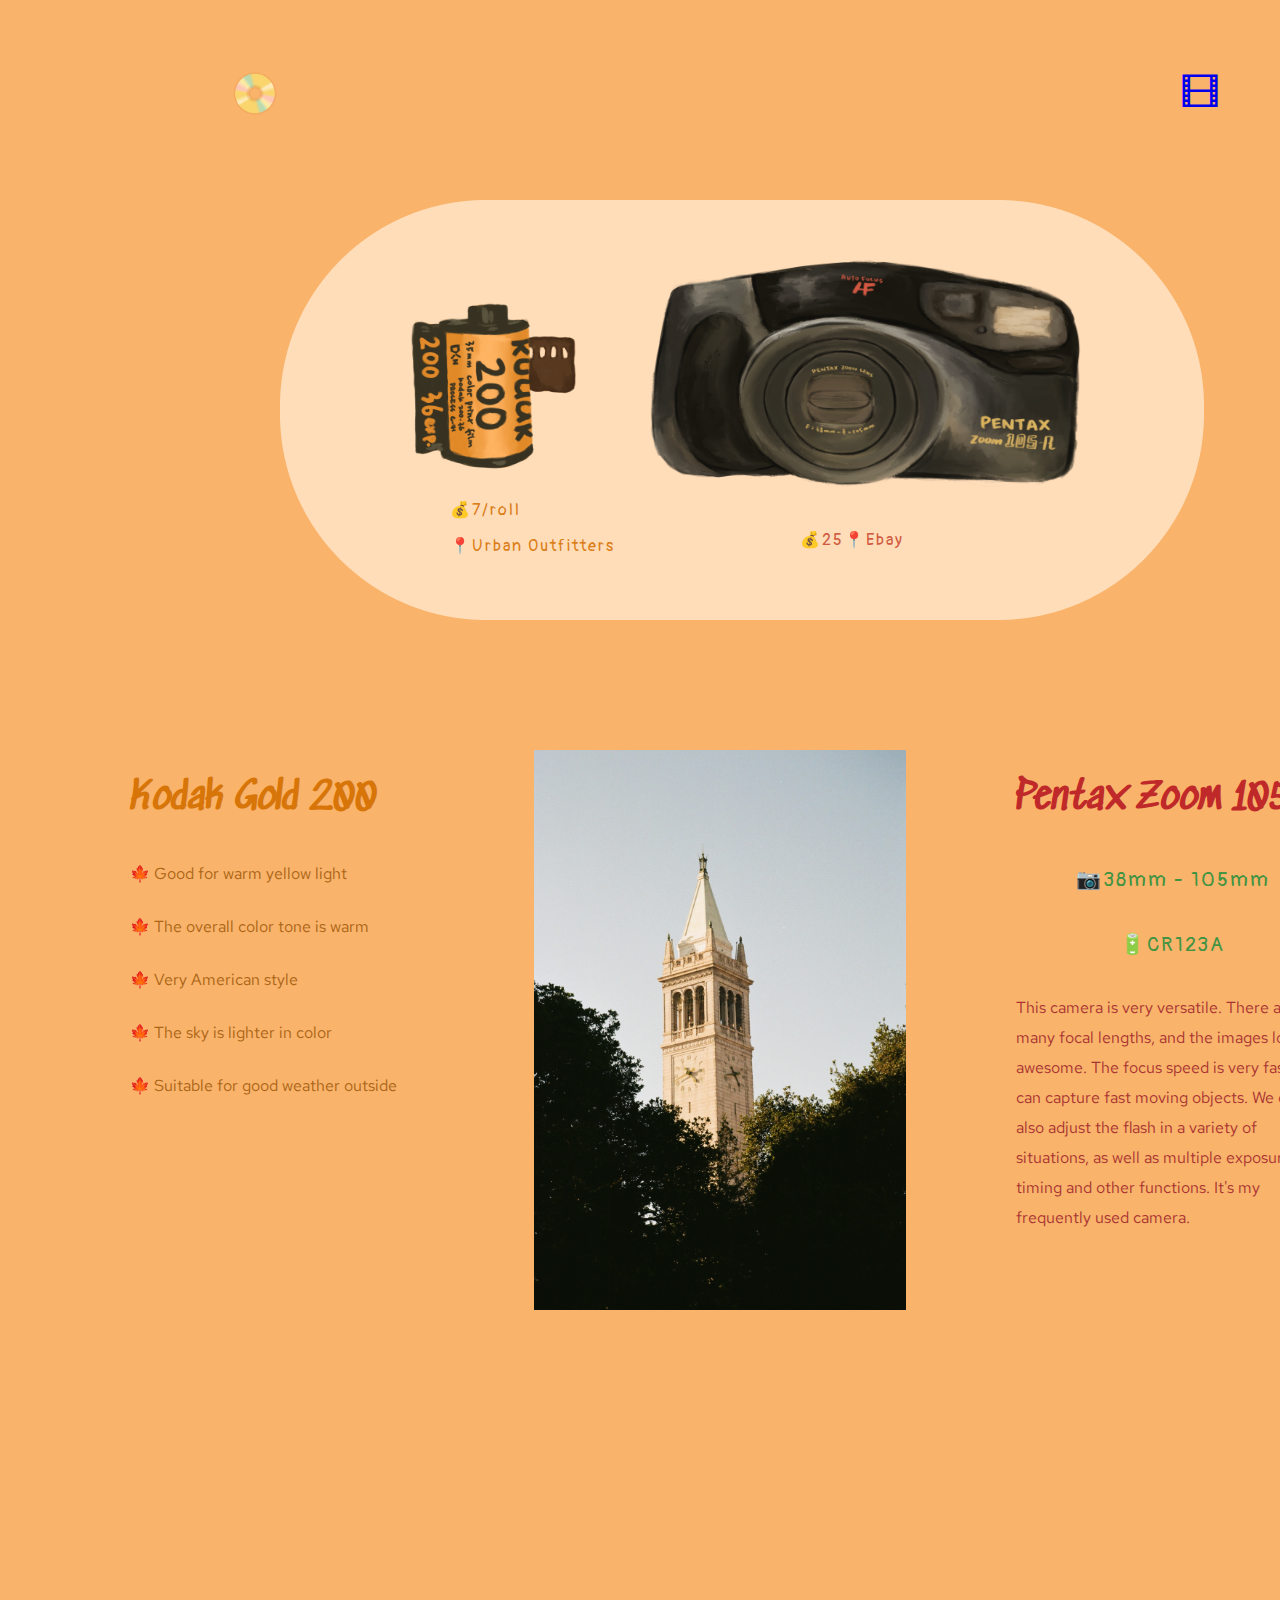
<file: p3.html>
<!DOCTYPE html>
<html lang="en">
<head>
    <meta charset="UTF-8">
    <meta name="viewport" content="width=device-width, initial-scale=1.0">
    <title>Gloria's Film Collection</title>
    <link rel="stylesheet" href="assets/styles/intro.css">
    <link href="https://fonts.googleapis.com/css2?family=Pangolin&display=swap" rel="stylesheet">
    <link href="https://fonts.googleapis.com/css2?family=Red+Hat+Text&display=swap" rel="stylesheet">
    <link href="https://fonts.googleapis.com/css2?family=Sedgwick+Ave&display=swap" rel="stylesheet">
</head>


<body bgcolor="#F9B36A">
    <div class="nav">
        <a class="CD_emo" href="index.html">📀</a>
        <a class="film_emo"href="p6.html">🎞</a>
    </div>

    <div class="middle">
        <div class="background">
            <img src="assets/img/background02.png" alt="">
        </div>

        <div class="middle_intro">
            <div class="film_container">
                <img class="gold_roll" src="assets/img/2.png" alt="">
                <img class="camera_105R" src="assets/img/105R.png" alt="">
            </div>
            
            <div class="small_text">
                <div class="gold_info">
                    <p>💰7/roll</p>
                    <p>📍Urban Outfitters</p>
                </div>

                <div class="cam105R_info">
                    <p>💰25</p>
                    <p>📍Ebay</p>
                </div>
            </div>
        </div>
    </div>
   
    
    <div class="bottom_intro">

        <div class="gold_intro">
            <h1 class="gold_title">Kodak Gold 200</h1>
            <p class="gold_feature">🍁 Good for warm yellow light</p>
            <p class="gold_feature">🍁 The overall color tone is warm</p>
            <p class="gold_feature">🍁 Very American style</p>
            <p class="gold_feature">🍁 The sky is lighter in color</p>
            <p class="gold_feature">🍁 Suitable for good weather outside</p>
        </div>

        <img class="gold_sample" src="assets/img/gold_6.jpg" alt="">

        <div class="cam105R_intro">
            <h1 class="cam105R_title">Pentax Zoom 105R</h1>
            
            <div class="cam105R_add">
                <p>📷38mm - 105mm</p>
                <p>🔋CR123A</p>
            </div>

            <p class="cam105R_comment">
                This camera is very versatile. 
                There are many focal lengths, and the images look awesome. 
                The focus speed is very fast and can capture fast moving objects. 
                We can also adjust the flash in a variety of situations, 
                as well as multiple exposure, timing and other functions. 
                It's my frequently used camera.
            </p>
        </div>

    </div>

</body>
</file>
<file: assets/styles/intro.css>
body,html {
    margin: 0;
    padding: 0;
}

/*constant constant constant constant element*/
.nav {
    position: relative;
    top:70px;
    width: 1000px;
    height: 100px;
    left: 30px;
    display: flex;
    flex-direction: row;
    justify-content: space-between;
}

.CD_emo {
    position: absolute;
    left: 200px;
}

.film_emo {
    position: absolute;
    left: 1150px;
}
.nav a {
    font-size: 40px;
    text-decoration: none;
}

.nav a:hover {
    cursor: pointer;
    animation: shake 0.5s;
    animation-iteration-count: infinite;
}

@keyframes shake {
    0% { transform: translate(1px, 1px) rotate(0deg); }
    10% { transform: translate(-1px, -2px) rotate(-1deg); }
    20% { transform: translate(-3px, 0px) rotate(1deg); }
    30% { transform: translate(3px, 2px) rotate(0deg); }
    40% { transform: translate(1px, -1px) rotate(1deg); }
    50% { transform: translate(-1px, 2px) rotate(-1deg); }
    60% { transform: translate(-3px, 1px) rotate(0deg); }
    70% { transform: translate(3px, 1px) rotate(-1deg); }
    80% { transform: translate(-1px, -1px) rotate(1deg); }
    90% { transform: translate(1px, 2px) rotate(0deg); }
    100% { transform: translate(1px, -2px) rotate(-1deg); }
  }




/*middle parts as a big container*/

.middle {
    position: relative;
    width: 1000px;
    height: 500px;
    top: 50px;
    left: 30px;
}

.background {
    position: relative;
    top: 50px;
    left: 250px;
}

.middle_intro {
    display: flex;
    flex-direction: column;
}

.film_container {
    position: relative;
    left: 200px;
    bottom: 375px;
    width: 1000px;
    height: 100px;
    display: flex;
    flex-direction: row;
}

.small_text {
    position: relative;
    bottom: 230px;
    width: 1000px;
    height: 200px;
    display: flex;
    flex-direction: row;
    justify-content: space-evenly;
}

/*bottom parts as a big container*/
.bottom_intro {
    position: relative;
    width: 1000px;
    height: 1000px;
    top: 150px;
    display: flex;
    flex-direction: row;
    justify-content: space-evenly;
    left: 30px;
}


/*separate from above*/
/*custom middle info images*/

.fuji_roll {
    width: 400px;
    height: 400px;
    position: absolute;
    left: 50px;
}

.camera_100 {
    width: 600px;
    height: 400px;
    position: absolute;
    left: 340px;
}

.gold_roll {
    width: 400px;
    height: 400px;
    position: absolute;
    left: 50px;
}

.camera_105R {
    width: 550px;
    height: 350px;
    position: absolute;
    left: 360px;
}

.max_roll {
    width: 400px;
    height: 400px;
    position: absolute;
    left: 50px;
}

.camera_738 {
    width: 600px;
    height: 400px;
    position: absolute;
    left: 340px;
    top: -20px;
}

/*custom middle part small text information*/

.fuji_info {
    font-size: 16px;
    font-family: 'Pangolin', cursive;
    position: absolute;
    left: 410px;
    top: 40px;
    color:#31B731;
    letter-spacing: 2px;
}
.cam100_info {
    font-size: 16px;
    font-family: 'Pangolin', cursive;
    display: flex;
    flex-direction: row;
    position: absolute;
    justify-content: space-evenly;
    left: 750px;
    top: 70px;
    color:#624C33;
    letter-spacing: 2px;
}

.gold_info {
    font-size: 16px;
    font-family: 'Pangolin', cursive;
    position: absolute;
    left: 420px;
    top: 40px;
    color:#DB7E18;
    letter-spacing: 2px;
}
.cam105R_info {
    font-size: 16px;
    font-family: 'Pangolin', cursive;
    display: flex;
    flex-direction: row;
    position: absolute;
    left: 770px;
    top: 70px;
    color:#D15B41;
    letter-spacing: 2px;
}

.max_info {
    font-size: 16px;
    font-family: 'Pangolin', cursive;
    position: absolute;
    left: 410px;
    top: 30px;
    color:#E2AD11;
    letter-spacing: 2px;
}
.cam738_info {
    font-size: 16px;
    font-family: 'Pangolin', cursive;
    display: flex;
    flex-direction: row;
    position: absolute;
    left: 800px;
    top: 70px;
    color:#B69D67;
    letter-spacing: 2px;
}


/*custom bottom buttom buttom buttom buttom info*/
/*left text*/
.fuji_intro {
    position: relative;
    left: 100px;
    width: 1300px;
    height: 500px;
    display: flex;
    flex-direction: column;
}
.fuji_title {
    font-size: 37px;
    font-family: 'Sedgwick Ave', cursive;
    color: #008200;
}

.fuji_feature {
    font-size: 16px;
    font-family: 'Red Hat Text', sans-serif;
    color: #088D08;
}

.gold_intro {
    position: relative;
    left: 100px;
    width: 2000px;
    height: 600px;
    display: flex;
    flex-direction: column;
}

.gold_title {
    font-size: 37px;
    font-family: 'Sedgwick Ave', cursive;
    color: #D77509;
}

.gold_feature {
    font-size: 16px;
    font-family: 'Red Hat Text', sans-serif;
    color: #AC6516;
}

.max_intro {
    position: relative;
    left: 100px;
    width: 2300px;
    height: 600px;
    display: flex;
    flex-direction: column;
}

.max_title {
    font-size: 37px;
    font-family: 'Sedgwick Ave', cursive;
    color: #C09106;
}

.max_feature {
    font-size: 16px;
    font-family: 'Red Hat Text', sans-serif;
    color: #977512;
}

/*middle image*/
.fuji_sample {
    position: relative;
    left: 200px;
    width: 400px;
    height: 530px;
}
.gold_sample {
    position: relative;
    left: 190px;
    width: 400px;
    height: 560px;
}
.max_sample {
    position: relative;
    left: 200px;
    width: 400px;
    height: 560px;
}

/*right text*/
.cam100_intro {
    position: relative;
    left: 300px;
    width: 1500px;
    height: 500px;
    display: flex;
    flex-direction: column;
}
.cam100_title {
    font-size: 37px;
    font-family: 'Sedgwick Ave', cursive;
    color: #D2634B;
}

.cam100_add{
    font-size: 20px;
    font-family: 'Pangolin', cursive;
    color: #E47A05;
    display: flex;
    flex-direction: column;
    align-items: center;
    letter-spacing: 2px;
}

.cam100_comment {
    font-size: 16px;
    font-family: 'Red Hat Text', sans-serif;
    color: #844848;
    line-height: 30px;
}


.cam105R_intro {
    position: relative;
    left: 300px;
    width: 2000px;
    height: 500px;
    display: flex;
    flex-direction: column;
}
.cam105R_title {
    font-size: 37px;
    font-family: 'Sedgwick Ave', cursive;
    color: #C02929;
}

.cam105R_add{
    font-size: 20px;
    font-family: 'Pangolin', cursive;
    color: #429442;
    display: flex;
    flex-direction: column;
    align-items: center;
    letter-spacing: 2px;
}

.cam105R_comment {
    font-size: 16px;
    font-family: 'Red Hat Text', sans-serif;
    color: #AA3333;
    line-height: 30px;
}

.cam738_intro {
    position: relative;
    left: 300px;
    width: 2000px;
    height: 500px;
    display: flex;
    flex-direction: column;
}
.cam738_title {
    font-size: 37px;
    font-family: 'Sedgwick Ave', cursive;
    color: #CC6C03;
}

.cam738_add{
    font-size: 20px;
    font-family: 'Pangolin', cursive;
    color: #059BBC;
    display: flex;
    flex-direction: column;
    align-items: center;
    letter-spacing: 2px;
}

.cam738_comment {
    font-size: 16px;
    font-family: 'Red Hat Text', sans-serif;
    color: #AC6518;
    line-height: 30px;
}
</file>
